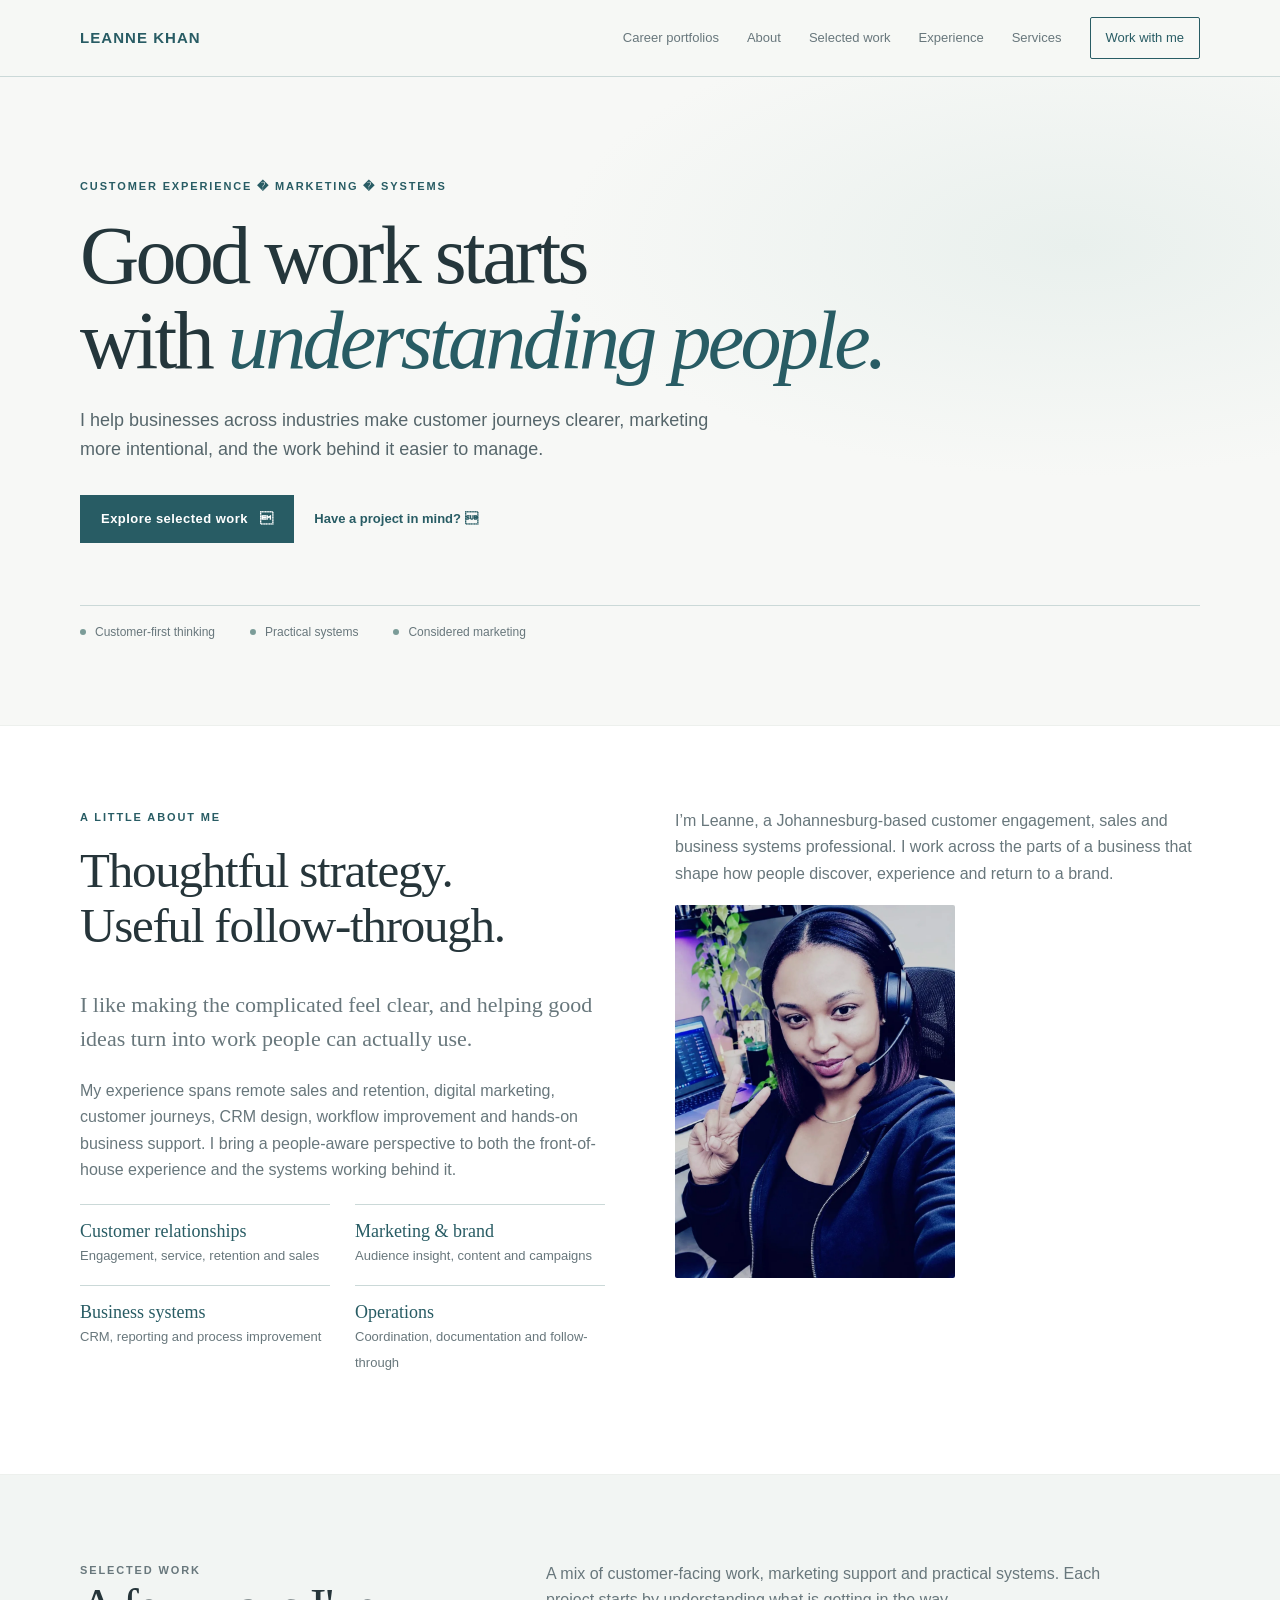
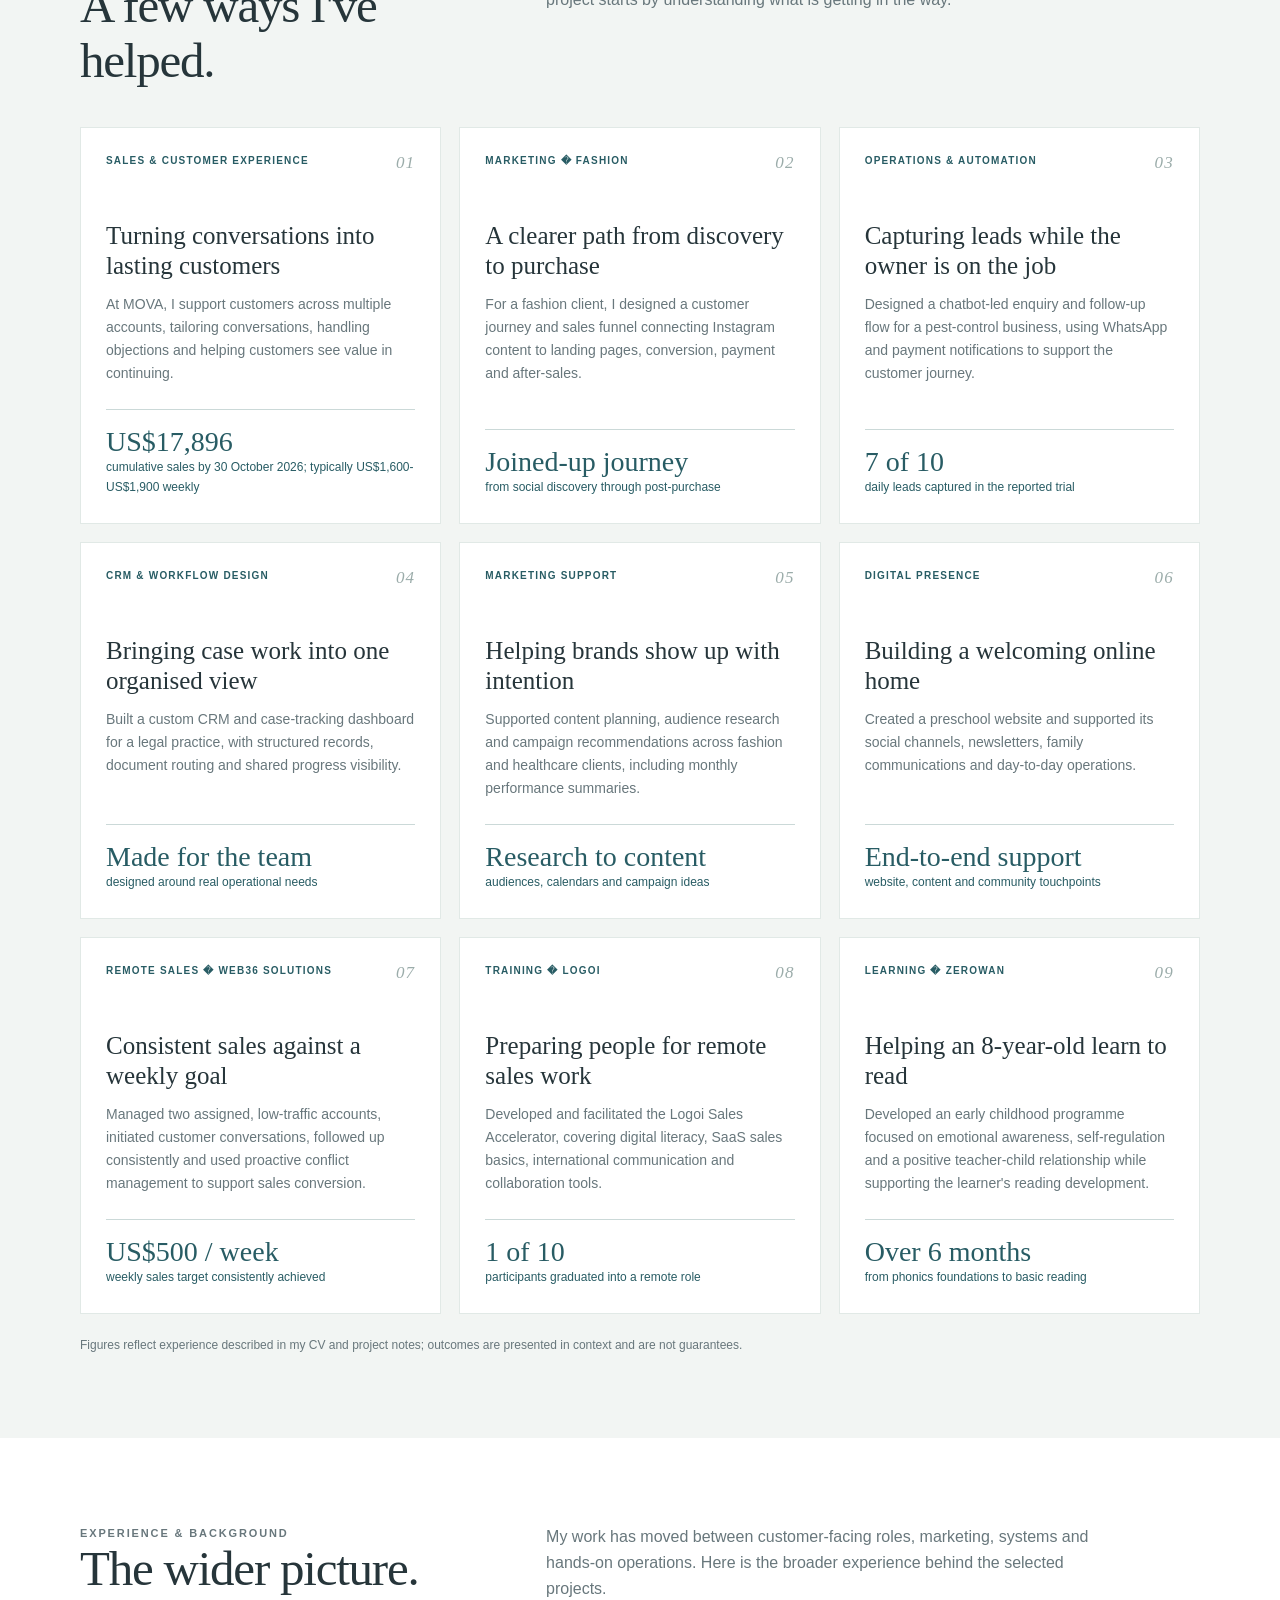
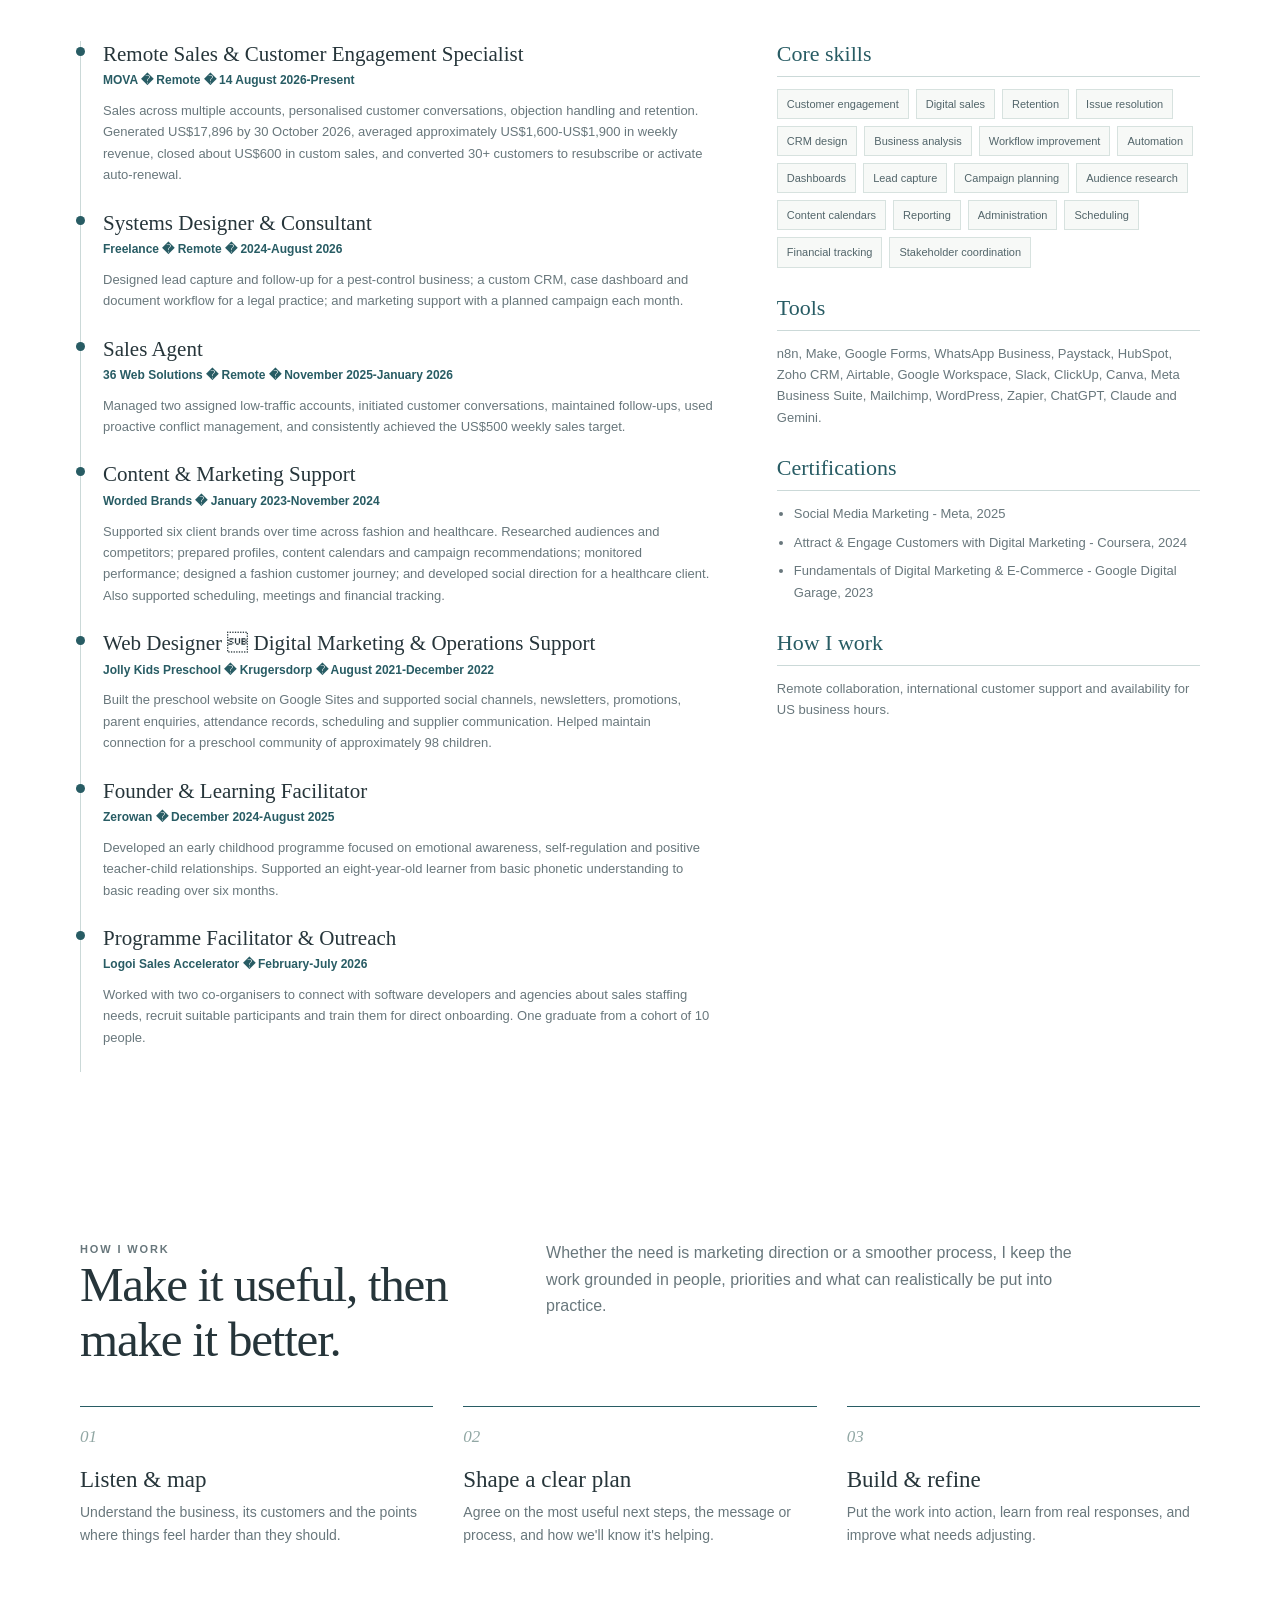
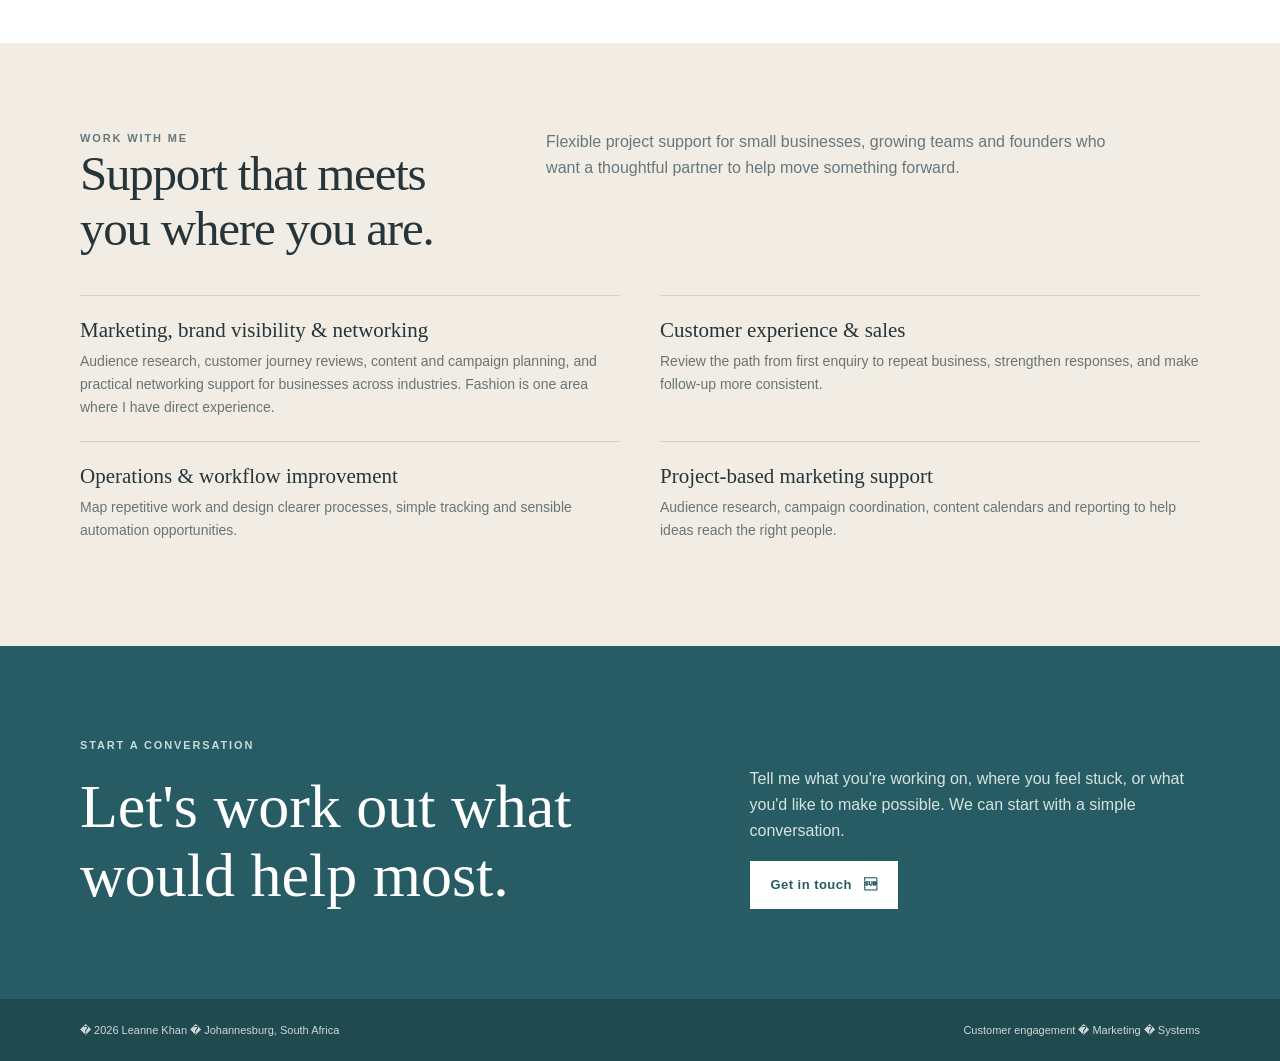
<file: index.html>
<!doctype html>
<html lang="en">
<head>
  <meta charset="utf-8">
  <meta name="viewport" content="width=device-width, initial-scale=1">
  <meta name="theme-color" content="#f7f8f6">
  <meta name="description" content="Leanne Khan helps thoughtful businesses strengthen customer relationships, marketing and the systems behind their growth.">
  <title>Leanne Khan - Marketing, Customer Experience & Systems</title>
  <style>
    :root {
      --paper: #f7f8f6;
      --white: #fff;
      --ink: #26353a;
      --muted: #68777c;
      --teal: #285c64;
      --teal-dark: #204950;
      --line: #cbd9d8;
      --wash: #eaf1f0;
      --sand: #f1ece4;
      --serif: Georgia, "Times New Roman", serif;
      --sans: "Segoe UI", Arial, sans-serif;
      --width: 1120px;
    }
    * { box-sizing: border-box; }
    html { scroll-behavior: smooth; }
    body { margin: 0; background: var(--paper); color: var(--ink); font: 16px/1.65 var(--sans); }
    a { color: inherit; }
    .wrap { width: min(var(--width), calc(100% - 48px)); margin-inline: auto; }
    .topbar { border-bottom: 1px solid var(--line); background: rgba(247,248,246,.94); }
    .nav { min-height: 76px; display:flex; align-items:center; justify-content:space-between; gap:28px; }
    .brand { color:var(--teal); font-weight:700; letter-spacing:.07em; text-decoration:none; font-size:15px; }
    .navlinks { display:flex; align-items:center; gap:28px; color:var(--muted); font-size:13px; }
    .navlinks a { text-decoration:none; }
    .navlinks a:hover, .textlink:hover { color:var(--teal); }
    .nav-cta { border:1px solid var(--teal); color:var(--teal)!important; padding:9px 15px; border-radius:2px; }
    .hero { padding:100px 0 82px; background: radial-gradient(ellipse at 84% 26%, #e9f0ed 0, transparent 34%), var(--paper); }
    .eyebrow { margin:0 0 18px; color:var(--teal); font-size:11px; font-weight:700; letter-spacing:.17em; text-transform:uppercase; }
    h1,h2,h3,p { margin-top:0; }
    h1 { max-width:850px; margin-bottom:22px; font:400 clamp(48px,7.1vw,82px)/1.04 var(--serif); letter-spacing:-.045em; color:#24363b; }
    h1 em { color:var(--teal); font-weight:400; }
    .hero-copy { max-width:630px; margin-bottom:30px; color:#56666b; font-size:18px; }
    .actions { display:flex; flex-wrap:wrap; align-items:center; gap:20px; }
    .button { display:inline-flex; justify-content:center; align-items:center; gap:12px; min-height:48px; padding:12px 20px; border:1px solid var(--teal); background:var(--teal); color:#fff; text-decoration:none; font-size:13px; font-weight:700; letter-spacing:.035em; transition:background .2s, transform .2s; }
    .button:hover { background:var(--teal-dark); transform:translateY(-1px); }
    .textlink { color:var(--teal); text-decoration:none; font-size:13px; font-weight:700; }
    .hero-note { margin-top:62px; padding-top:17px; border-top:1px solid var(--line); display:flex; gap:35px; color:var(--muted); font-size:12px; }
    .hero-note span::before { content:""; display:inline-block; width:6px; height:6px; margin:0 9px 1px 0; border-radius:50%; background:#7b9c98; }
    section { padding:82px 0; }
    .section-head { display:grid; grid-template-columns: .78fr 1.22fr; gap:48px; align-items:start; margin-bottom:38px; }
    .section-head h2 { margin:0; font:400 clamp(34px,4vw,49px)/1.12 var(--serif); letter-spacing:-.025em; }
    .section-head p { max-width:560px; margin:4px 0 0; color:var(--muted); }
    .about { background:var(--white); border-top:1px solid #edf0ed; border-bottom:1px solid #edf0ed; }
    .about-grid { display:grid; grid-template-columns:1fr 1fr; gap:70px; }
    .about-heading { margin-bottom:34px; }
    .about-heading h2 { margin:0; font:400 clamp(34px,4vw,49px)/1.12 var(--serif); letter-spacing:-.025em; }
    .about-profile > p { margin:0 0 18px; max-width:560px; }
    .about-photo { margin:0; width:min(100%, 280px); }
    .about-photo img { display:block; width:100%; height:auto; border-radius:2px; }
    .about-grid p:not(.eyebrow) { color:var(--muted); }
    .about-grid .lead { color:var(--ink); font:400 22px/1.55 var(--serif); }
    .pillars { display:grid; grid-template-columns:1fr 1fr; gap:0 25px; padding-top:5px; }
    .pillar { padding:16px 0; border-top:1px solid var(--line); }
    .pillar b { display:block; color:var(--teal); font:400 18px var(--serif); }
    .pillar span { color:var(--muted); font-size:13px; }
    .work { background:#f2f5f3; }
    .cards { display:grid; grid-template-columns:repeat(3,1fr); gap:18px; }
    .card { min-height:350px; padding:25px; display:flex; flex-direction:column; background:var(--white); border:1px solid #e1e9e6; }
    .card-top { display:flex; justify-content:space-between; gap:10px; margin-bottom:48px; color:var(--teal); font-size:10px; font-weight:700; letter-spacing:.12em; text-transform:uppercase; }
    .card-no { color:#9bacaa; font:italic 17px var(--serif); }
    .card h3 { margin-bottom:12px; font:400 25px/1.2 var(--serif); }
    .card p { margin-bottom:24px; color:var(--muted); font-size:14px; }
    .metric { margin-top:auto; padding-top:16px; border-top:1px solid var(--line); color:var(--teal); font-size:12px; }
    .metric strong { display:block; font:400 28px var(--serif); }
    .case-note { margin:22px 0 0; color:var(--muted); font-size:12px; }
    .approach { background:var(--white); }
    .steps { display:grid; grid-template-columns:repeat(3,1fr); gap:30px; }
    .step { padding-top:17px; border-top:1px solid var(--teal); }
    .step .n { color:#91a7a4; font:italic 17px var(--serif); }
    .step h3 { margin:16px 0 8px; font:400 23px var(--serif); }
    .step p { color:var(--muted); font-size:14px; }
    .services { background:var(--sand); }
    .service-grid { display:grid; grid-template-columns:repeat(2,1fr); gap:0 40px; }
    .service { padding:22px 0; border-top:1px solid #d8d1c7; }
    .service h3 { margin:0 0 7px; font:400 21px var(--serif); }
    .service p { margin:0; color:#697476; font-size:14px; }
    .experience { background:var(--white); }
    .resume-grid { display:grid; grid-template-columns:1.2fr .8fr; gap:62px; }
    .timeline-item { padding:0 0 24px 22px; border-left:1px solid var(--line); position:relative; }
    .timeline-item::before { content:""; position:absolute; left:-5px; top:6px; width:9px; height:9px; border-radius:50%; background:var(--teal); }
    .timeline-item h3 { margin:0; font:400 21px/1.25 var(--serif); }
    .timeline-meta { margin:4px 0 9px; color:var(--teal); font-size:12px; font-weight:600; }
    .timeline-item p { margin:0; color:var(--muted); font-size:13px; }
    .side-block { margin-bottom:27px; }
    .side-block h3 { margin:0 0 12px; padding-bottom:9px; border-bottom:1px solid var(--line); color:var(--teal); font:400 22px var(--serif); }
    .taglist { display:flex; flex-wrap:wrap; gap:7px; }
    .tag { padding:5px 9px; border:1px solid #d7e2df; background:#f7f9f7; color:#52656a; font-size:11px; }
    .side-list { margin:0; padding-left:17px; color:var(--muted); font-size:13px; }
    .side-list li { margin:0 0 7px; }
    .contact { padding:90px 0; background:var(--teal); color:#fff; }
    .contact .eyebrow { color:#c5dcda; }
    .contact-grid { display:grid; grid-template-columns:1.15fr .85fr; gap:60px; align-items:end; }
    .contact h2 { max-width:650px; margin:0; font:400 clamp(38px,5.2vw,62px)/1.1 var(--serif); }
    .contact p { color:#d6e4e1; }
    .contact .button { background:#fff; color:var(--teal); border-color:#fff; }
    .contact .button:hover { background:#e9f1ef; }
    .contact a:not(.button) { color:#fff; }
    footer { padding:22px 0; background:#204950; color:#cbd8d6; font-size:11px; }
    .footer-inner { display:flex; justify-content:space-between; gap:20px; }
    @media (max-width:760px) {
      .wrap { width:min(100% - 34px,var(--width)); }
      .nav { min-height:66px; }
      .navlinks { gap:13px; font-size:12px; }
      .navlinks a:not(.nav-cta):not(.career-nav) { display:none; }
      .hero { padding:75px 0 56px; }
      .hero-note { margin-top:46px; flex-wrap:wrap; gap:10px 20px; }
      section { padding:62px 0; }
      .section-head,.about-grid,.contact-grid { grid-template-columns:1fr; gap:20px; }
      .pillars { gap:0 16px; }
      .cards { grid-template-columns:1fr; }
      .card { min-height:285px; }
      .card-top { margin-bottom:30px; }
      .steps { grid-template-columns:1fr; gap:22px; }
      .service-grid { grid-template-columns:1fr; }
      .resume-grid { grid-template-columns:1fr; gap:20px; }
      .contact-grid { gap:28px; }
      .footer-inner { flex-direction:column; gap:5px; }
    }
  </style>
</head>
<body>
  <header class="topbar">
    <nav class="nav wrap" aria-label="Main navigation">
      <a class="brand" href="#home">LEANNE KHAN</a>
      <div class="navlinks">
        <a class="career-nav" href="career/index.html">Career portfolios</a>
        <a href="#about">About</a><a href="#work">Selected work</a><a href="#experience">Experience</a><a href="#services">Services</a>
        <a class="nav-cta" href="#contact">Work with me</a>
      </div>
    </nav>
  </header>
  <main>
    <section class="hero" id="home">
      <div class="wrap">
        <p class="eyebrow">Customer experience � Marketing � Systems</p>
        <h1>Good work starts<br>with <em>understanding people.</em></h1>
        <p class="hero-copy">I help businesses across industries make customer journeys clearer, marketing more intentional, and the work behind it easier to manage.</p>
        <div class="actions"><a class="button" href="#work">Explore selected work <span aria-hidden="true"></span></a><a class="textlink" href="#contact">Have a project in mind? </a></div>
        <div class="hero-note"><span>Customer-first thinking</span><span>Practical systems</span><span>Considered marketing</span></div>
      </div>
    </section>
    <section class="about" id="about">
      <div class="wrap about-grid">
        <div>
          <div class="about-heading"><div><p class="eyebrow">A little about me</p><h2>Thoughtful strategy.<br>Useful follow-through.</h2></div></div>
          <div><p class="lead">I like making the complicated feel clear, and helping good ideas turn into work people can actually use.</p><p>My experience spans remote sales and retention, digital marketing, customer journeys, CRM design, workflow improvement and hands-on business support. I bring a people-aware perspective to both the front-of-house experience and the systems working behind it.</p></div>
          <div class="pillars">
              <div class="pillar"><b>Customer relationships</b><span>Engagement, service, retention and sales</span></div>
              <div class="pillar"><b>Marketing & brand</b><span>Audience insight, content and campaigns</span></div>
              <div class="pillar"><b>Business systems</b><span>CRM, reporting and process improvement</span></div>
              <div class="pillar"><b>Operations</b><span>Coordination, documentation and follow-through</span></div>
            </div>
        </div>
        <div class="about-profile">
          <p>I’m Leanne, a Johannesburg-based customer engagement, sales and business systems professional. I work across the parts of a business that shape how people discover, experience and return to a brand.</p>
          <figure class="about-photo">
              <img src="assets/leanne-about.webp" width="840" height="1120" alt="Leanne at her home workspace, wearing a headset and giving a peace sign" loading="lazy" decoding="async">
            </figure>
        </div>
      </div>
    </section>
    <section class="work" id="work">
      <div class="wrap">
        <div class="section-head"><div><p class="eyebrow">Selected work</p><h2>A few ways I've helped.</h2></div><p>A mix of customer-facing work, marketing support and practical systems. Each project starts by understanding what is getting in the way.</p></div>
        <div class="cards">
          <article class="card"><div class="card-top"><span>Sales & customer experience</span><span class="card-no">01</span></div><h3>Turning conversations into lasting customers</h3><p>At MOVA, I support customers across multiple accounts, tailoring conversations, handling objections and helping customers see value in continuing.</p><div class="metric"><strong>US$17,896</strong>cumulative sales by 30 October 2026; typically US$1,600-US$1,900 weekly</div></article>
          <article class="card"><div class="card-top"><span>Marketing � Fashion</span><span class="card-no">02</span></div><h3>A clearer path from discovery to purchase</h3><p>For a fashion client, I designed a customer journey and sales funnel connecting Instagram content to landing pages, conversion, payment and after-sales.</p><div class="metric"><strong>Joined-up journey</strong>from social discovery through post-purchase</div></article>
          <article class="card"><div class="card-top"><span>Operations & automation</span><span class="card-no">03</span></div><h3>Capturing leads while the owner is on the job</h3><p>Designed a chatbot-led enquiry and follow-up flow for a pest-control business, using WhatsApp and payment notifications to support the customer journey.</p><div class="metric"><strong>7 of 10</strong>daily leads captured in the reported trial</div></article>
          <article class="card"><div class="card-top"><span>CRM & workflow design</span><span class="card-no">04</span></div><h3>Bringing case work into one organised view</h3><p>Built a custom CRM and case-tracking dashboard for a legal practice, with structured records, document routing and shared progress visibility.</p><div class="metric"><strong>Made for the team</strong>designed around real operational needs</div></article>
          <article class="card"><div class="card-top"><span>Marketing support</span><span class="card-no">05</span></div><h3>Helping brands show up with intention</h3><p>Supported content planning, audience research and campaign recommendations across fashion and healthcare clients, including monthly performance summaries.</p><div class="metric"><strong>Research to content</strong>audiences, calendars and campaign ideas</div></article>
          <article class="card"><div class="card-top"><span>Digital presence</span><span class="card-no">06</span></div><h3>Building a welcoming online home</h3><p>Created a preschool website and supported its social channels, newsletters, family communications and day-to-day operations.</p><div class="metric"><strong>End-to-end support</strong>website, content and community touchpoints</div></article>
          <article class="card"><div class="card-top"><span>Remote sales � Web36 Solutions</span><span class="card-no">07</span></div><h3>Consistent sales against a weekly goal</h3><p>Managed two assigned, low-traffic accounts, initiated customer conversations, followed up consistently and used proactive conflict management to support sales conversion.</p><div class="metric"><strong>US$500 / week</strong>weekly sales target consistently achieved</div></article>
          <article class="card"><div class="card-top"><span>Training � Logoi</span><span class="card-no">08</span></div><h3>Preparing people for remote sales work</h3><p>Developed and facilitated the Logoi Sales Accelerator, covering digital literacy, SaaS sales basics, international communication and collaboration tools.</p><div class="metric"><strong>1 of 10</strong>participants graduated into a remote role</div></article>
          <article class="card"><div class="card-top"><span>Learning � Zerowan</span><span class="card-no">09</span></div><h3>Helping an 8-year-old learn to read</h3><p>Developed an early childhood programme focused on emotional awareness, self-regulation and a positive teacher-child relationship while supporting the learner's reading development.</p><div class="metric"><strong>Over 6 months</strong>from phonics foundations to basic reading</div></article>
        </div>
        <p class="case-note">Figures reflect experience described in my CV and project notes; outcomes are presented in context and are not guarantees.</p>
      </div>
    </section>
    <section class="experience" id="experience">
      <div class="wrap">
        <div class="section-head"><div><p class="eyebrow">Experience & background</p><h2>The wider picture.</h2></div><p>My work has moved between customer-facing roles, marketing, systems and hands-on operations. Here is the broader experience behind the selected projects.</p></div>
        <div class="resume-grid">
          <div>
            <article class="timeline-item"><h3>Remote Sales & Customer Engagement Specialist</h3><div class="timeline-meta">MOVA � Remote � 14 August 2026-Present</div><p>Sales across multiple accounts, personalised customer conversations, objection handling and retention. Generated US$17,896 by 30 October 2026, averaged approximately US$1,600-US$1,900 in weekly revenue, closed about US$600 in custom sales, and converted 30+ customers to resubscribe or activate auto-renewal.</p></article>
            <article class="timeline-item"><h3>Systems Designer & Consultant</h3><div class="timeline-meta">Freelance � Remote � 2024-August 2026</div><p>Designed lead capture and follow-up for a pest-control business; a custom CRM, case dashboard and document workflow for a legal practice; and marketing support with a planned campaign each month.</p></article>
            <article class="timeline-item"><h3>Sales Agent</h3><div class="timeline-meta">36 Web Solutions � Remote � November 2025-January 2026</div><p>Managed two assigned low-traffic accounts, initiated customer conversations, maintained follow-ups, used proactive conflict management, and consistently achieved the US$500 weekly sales target.</p></article>
            <article class="timeline-item"><h3>Content & Marketing Support</h3><div class="timeline-meta">Worded Brands � January 2023-November 2024</div><p>Supported six client brands over time across fashion and healthcare. Researched audiences and competitors; prepared profiles, content calendars and campaign recommendations; monitored performance; designed a fashion customer journey; and developed social direction for a healthcare client. Also supported scheduling, meetings and financial tracking.</p></article>
            <article class="timeline-item"><h3>Web Designer  Digital Marketing & Operations Support</h3><div class="timeline-meta">Jolly Kids Preschool � Krugersdorp � August 2021-December 2022</div><p>Built the preschool website on Google Sites and supported social channels, newsletters, promotions, parent enquiries, attendance records, scheduling and supplier communication. Helped maintain connection for a preschool community of approximately 98 children.</p></article>
            <article class="timeline-item"><h3>Founder & Learning Facilitator</h3><div class="timeline-meta">Zerowan � December 2024-August 2025</div><p>Developed an early childhood programme focused on emotional awareness, self-regulation and positive teacher-child relationships. Supported an eight-year-old learner from basic phonetic understanding to basic reading over six months.</p></article>
            <article class="timeline-item"><h3>Programme Facilitator & Outreach</h3><div class="timeline-meta">Logoi Sales Accelerator � February-July 2026</div><p>Worked with two co-organisers to connect with software developers and agencies about sales staffing needs, recruit suitable participants and train them for direct onboarding. One graduate from a cohort of 10 people.</p></article>
          </div>
          <aside>
            <div class="side-block"><h3>Core skills</h3><div class="taglist"><span class="tag">Customer engagement</span><span class="tag">Digital sales</span><span class="tag">Retention</span><span class="tag">Issue resolution</span><span class="tag">CRM design</span><span class="tag">Business analysis</span><span class="tag">Workflow improvement</span><span class="tag">Automation</span><span class="tag">Dashboards</span><span class="tag">Lead capture</span><span class="tag">Campaign planning</span><span class="tag">Audience research</span><span class="tag">Content calendars</span><span class="tag">Reporting</span><span class="tag">Administration</span><span class="tag">Scheduling</span><span class="tag">Financial tracking</span><span class="tag">Stakeholder coordination</span></div></div>
            <div class="side-block"><h3>Tools</h3><p style="color:var(--muted);font-size:13px;margin:0">n8n, Make, Google Forms, WhatsApp Business, Paystack, HubSpot, Zoho CRM, Airtable, Google Workspace, Slack, ClickUp, Canva, Meta Business Suite, Mailchimp, WordPress, Zapier, ChatGPT, Claude and Gemini.</p></div>
            <div class="side-block"><h3>Certifications</h3><ul class="side-list"><li>Social Media Marketing - Meta, 2025</li><li>Attract & Engage Customers with Digital Marketing - Coursera, 2024</li><li>Fundamentals of Digital Marketing & E-Commerce - Google Digital Garage, 2023</li></ul></div>
            <div class="side-block"><h3>How I work</h3><p style="color:var(--muted);font-size:13px;margin:0">Remote collaboration, international customer support and availability for US business hours.</p></div>
          </aside>
        </div>
      </div>
    </section>
    <section class="approach">
      <div class="wrap">
        <div class="section-head"><div><p class="eyebrow">How I work</p><h2>Make it useful, then make it better.</h2></div><p>Whether the need is marketing direction or a smoother process, I keep the work grounded in people, priorities and what can realistically be put into practice.</p></div>
        <div class="steps">
          <article class="step"><span class="n">01</span><h3>Listen & map</h3><p>Understand the business, its customers and the points where things feel harder than they should.</p></article>
          <article class="step"><span class="n">02</span><h3>Shape a clear plan</h3><p>Agree on the most useful next steps, the message or process, and how we'll know it's helping.</p></article>
          <article class="step"><span class="n">03</span><h3>Build & refine</h3><p>Put the work into action, learn from real responses, and improve what needs adjusting.</p></article>
        </div>
      </div>
    </section>
    <section class="services" id="services">
      <div class="wrap">
        <div class="section-head"><div><p class="eyebrow">Work with me</p><h2>Support that meets you where you are.</h2></div><p>Flexible project support for small businesses, growing teams and founders who want a thoughtful partner to help move something forward.</p></div>
        <div class="service-grid">
          <article class="service"><h3>Marketing, brand visibility & networking</h3><p>Audience research, customer journey reviews, content and campaign planning, and practical networking support for businesses across industries. Fashion is one area where I have direct experience.</p></article>
          <article class="service"><h3>Customer experience & sales</h3><p>Review the path from first enquiry to repeat business, strengthen responses, and make follow-up more consistent.</p></article>
          <article class="service"><h3>Operations & workflow improvement</h3><p>Map repetitive work and design clearer processes, simple tracking and sensible automation opportunities.</p></article>
          <article class="service"><h3>Project-based marketing support</h3><p>Audience research, campaign coordination, content calendars and reporting to help ideas reach the right people.</p></article>
        </div>
      </div>
    </section>
    <section class="contact" id="contact">
      <div class="wrap contact-grid">
        <div><p class="eyebrow">Start a conversation</p><h2>Let's work out what would help most.</h2></div>
        <div><p>Tell me what you're working on, where you feel stuck, or what you'd like to make possible. We can start with a simple conversation.</p><a class="button" href="mailto:leannejkhan@gmail.com?subject=Let%E2%80%99s%20work%20together">Get in touch <span aria-hidden="true"></span></a></div>
      </div>
    </section>
  </main>
  <footer><div class="wrap footer-inner"><span>� 2026 Leanne Khan � Johannesburg, South Africa</span><span>Customer engagement � Marketing � Systems</span></div></footer>
</body>
</html>
</file>
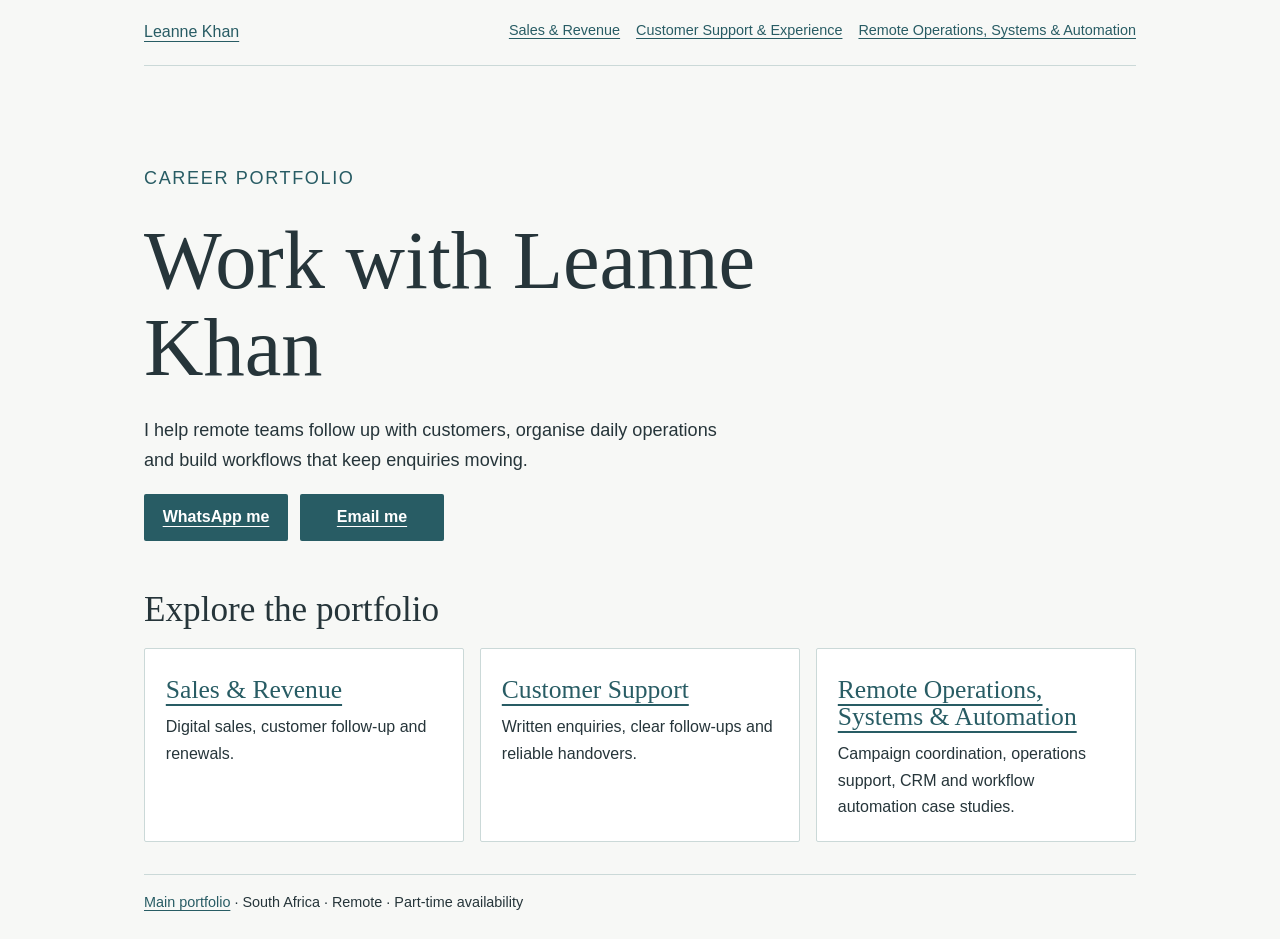
<file: career/index.html>
<!doctype html>
<html lang="en-ZA"><head><meta charset="utf-8"><meta name="viewport" content="width=device-width, initial-scale=1"><title>Career portfolio | Leanne Khan</title><link rel="stylesheet" href="career.css"></head>
<body><header><a href="index.html">Leanne Khan</a><nav aria-label="Career portfolios"><a href="sales-revenue.html">Sales &amp; Revenue</a>
<a href="customer-support.html">Customer Support &amp; Experience</a>
<a href="remote-operations.html">Remote Operations, Systems &amp; Automation</a></nav></header>
<main><section class="hero"><p class="eyebrow">Career portfolio</p><h1>Work with Leanne Khan</h1><p>I help remote teams follow up with customers, organise daily operations and build workflows that keep enquiries moving.</p><div class="contact"><a class="button" href="https://wa.me/27837604905">WhatsApp me</a><a class="button" href="mailto:leannejkhan@gmail.com?subject=Discuss%20a%20remote%20role">Email me</a></div></section>
<section aria-labelledby="proof"><h2 id="proof">Explore the portfolio</h2><div class="cards">
<article><h3><a href="sales-revenue.html">Sales &amp; Revenue</a></h3><p>Digital sales, customer follow-up and renewals.</p></article>
<article><h3><a href="customer-support.html">Customer Support</a></h3><p>Written enquiries, clear follow-ups and reliable handovers.</p></article>
<article><h3><a href="remote-operations.html">Remote Operations, Systems &amp; Automation</a></h3><p>Campaign coordination, operations support, CRM and workflow automation case studies.</p></article>
</div></section></main><footer><a href="../index.html">Main portfolio</a> · South Africa · Remote · Part-time availability</footer></body></html>
</file>
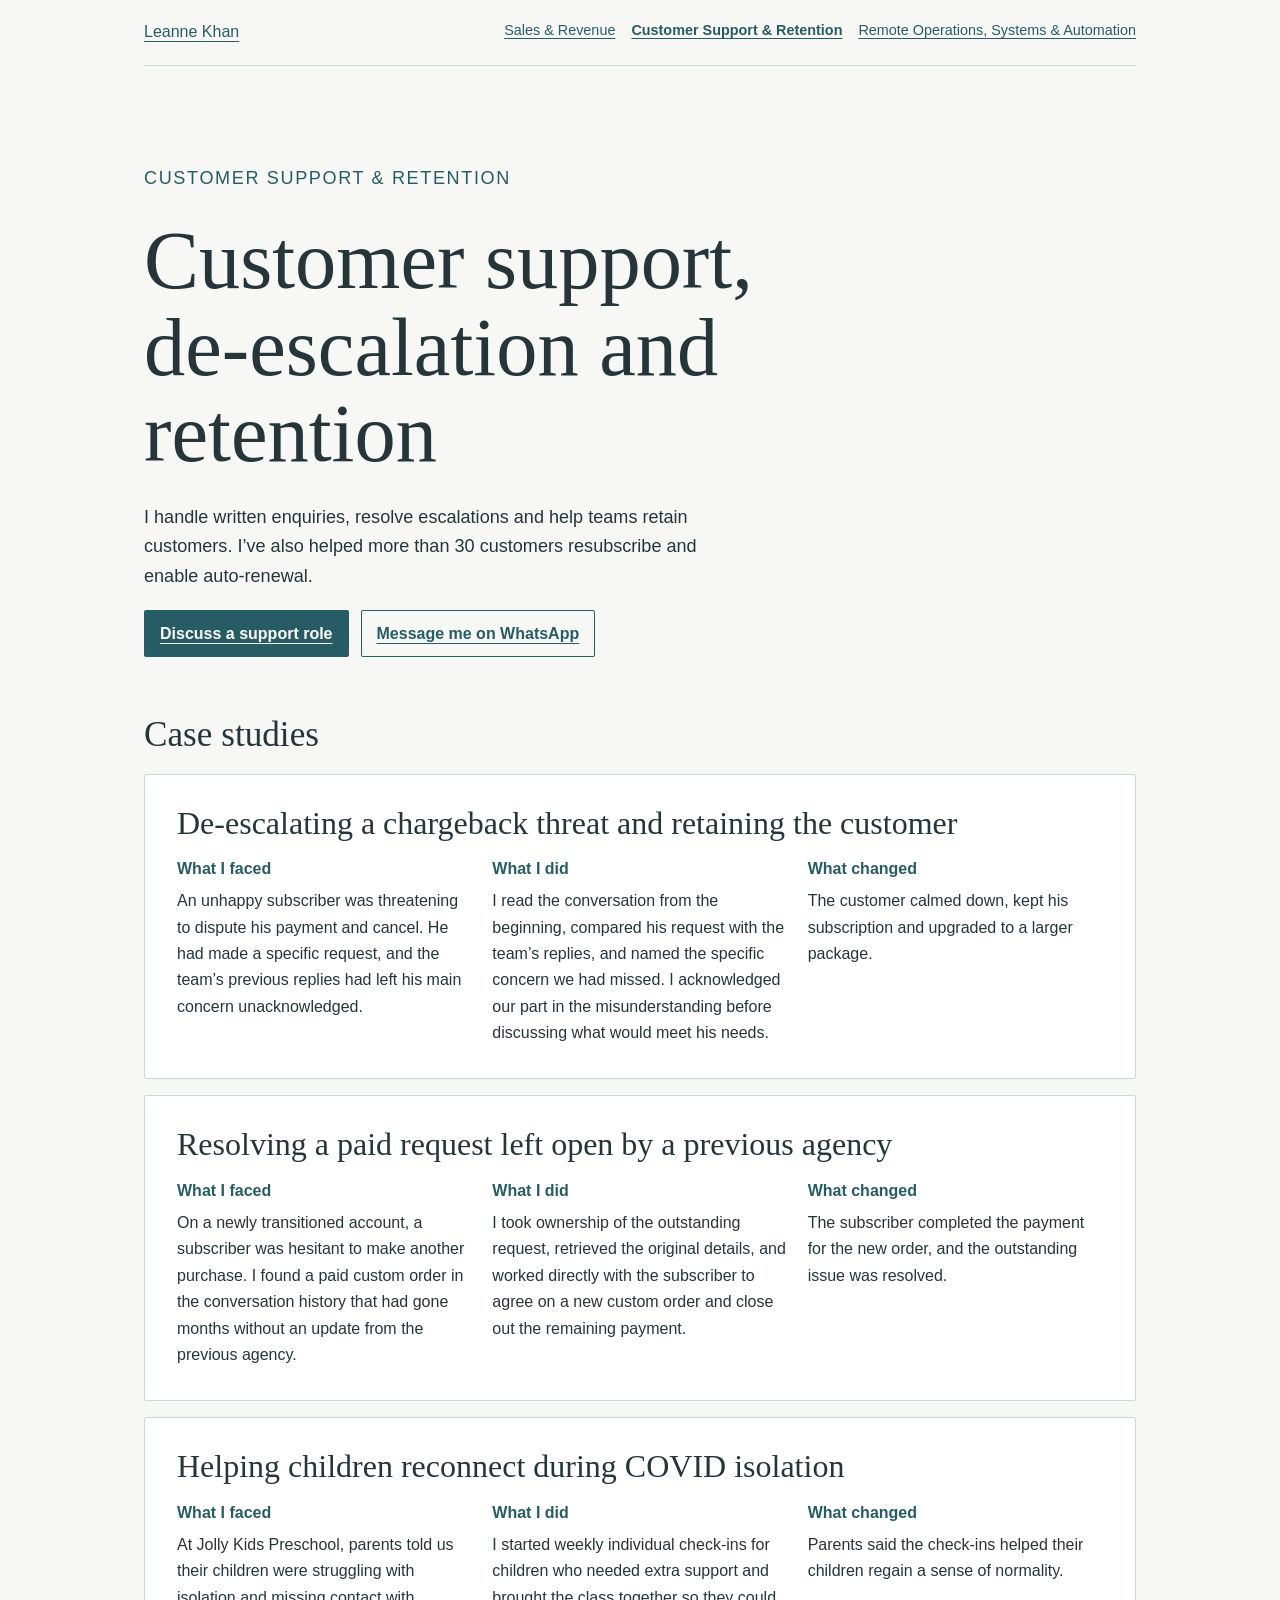
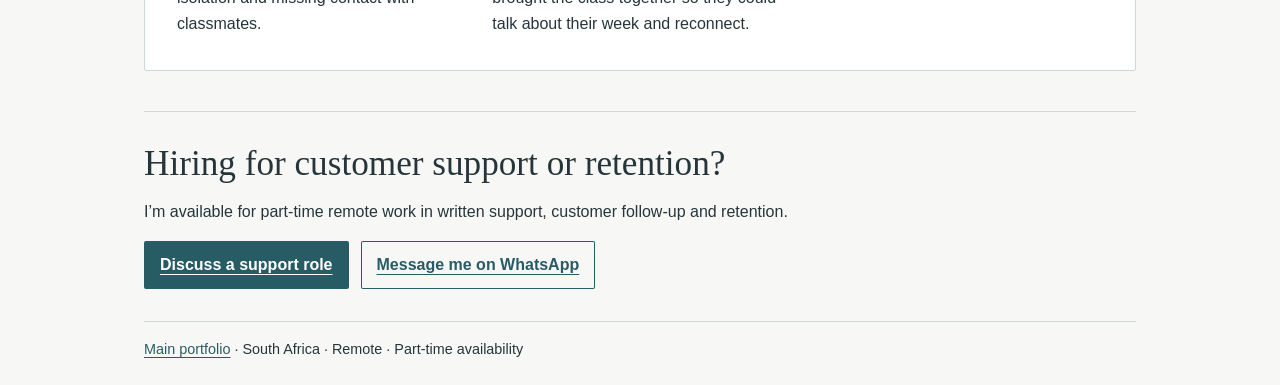
<file: career/customer-support.html>
<!doctype html>
<html lang="en-ZA"><head><meta charset="utf-8"><meta name="viewport" content="width=device-width, initial-scale=1"><title>Customer Support &amp; Retention | Leanne Khan</title><link rel="stylesheet" href="career.css?v=a64cde0"></head>
<body><header><a href="index.html">Leanne Khan</a><nav aria-label="Career portfolios"><a href="sales-revenue.html">Sales &amp; Revenue</a>
<a href="customer-support.html" aria-current="page">Customer Support &amp; Retention</a>
<a href="remote-operations.html">Remote Operations, Systems &amp; Automation</a></nav></header>
<main><section class="hero"><p class="eyebrow">Customer Support &amp; Retention</p><h1>Customer support, de-escalation and retention</h1><p>I handle written enquiries, resolve escalations and help teams retain customers. I’ve also helped more than 30 customers resubscribe and enable auto-renewal.</p><div class="contact"><a class="button" href="mailto:leannejkhan@gmail.com?subject=Discuss%20a%20customer%20support%20role">Discuss a support role</a><a class="button button-secondary" href="https://wa.me/27837604905">Message me on WhatsApp</a></div></section>
<section class="case-studies" aria-labelledby="proof">
  <h2 id="proof">Case studies</h2>
  <div class="case-list">
    <article class="case-card" id="chargeback">
      <h3>De-escalating a chargeback threat and retaining the customer</h3>
      <dl>
        <div><dt>What I faced</dt><dd>An unhappy subscriber was threatening to dispute his payment and cancel. He had made a specific request, and the team’s previous replies had left his main concern unacknowledged.</dd></div>
        <div><dt>What I did</dt><dd>I read the conversation from the beginning, compared his request with the team’s replies, and named the specific concern we had missed. I acknowledged our part in the misunderstanding before discussing what would meet his needs.</dd></div>
        <div><dt>What changed</dt><dd>The customer calmed down, kept his subscription and upgraded to a larger package.</dd></div>
      </dl>
    </article>
    <article class="case-card" id="inherited-order">
      <h3>Resolving a paid request left open by a previous agency</h3>
      <dl>
        <div><dt>What I faced</dt><dd>On a newly transitioned account, a subscriber was hesitant to make another purchase. I found a paid custom order in the conversation history that had gone months without an update from the previous agency.</dd></div>
        <div><dt>What I did</dt><dd>I took ownership of the outstanding request, retrieved the original details, and worked directly with the subscriber to agree on a new custom order and close out the remaining payment.</dd></div>
        <div><dt>What changed</dt><dd>The subscriber completed the payment for the new order, and the outstanding issue was resolved.</dd></div>
      </dl>
    </article>
    <article class="case-card" id="parent-checkins">
      <h3>Helping children reconnect during COVID isolation</h3>
      <dl>
        <div><dt>What I faced</dt><dd>At Jolly Kids Preschool, parents told us their children were struggling with isolation and missing contact with classmates.</dd></div>
        <div><dt>What I did</dt><dd>I started weekly individual check-ins for children who needed extra support and brought the class together so they could talk about their week and reconnect.</dd></div>
        <div><dt>What changed</dt><dd>Parents said the check-ins helped their children regain a sense of normality.</dd></div>
      </dl>
    </article>
  </div>
</section>
<section class="case-contact" aria-labelledby="contact-heading">
  <h2 id="contact-heading">Hiring for customer support or retention?</h2>
  <p>I’m available for part-time remote work in written support, customer follow-up and retention.</p>
  <div class="contact"><a class="button" href="mailto:leannejkhan@gmail.com?subject=Discuss%20a%20customer%20support%20role">Discuss a support role</a><a class="button button-secondary" href="https://wa.me/27837604905">Message me on WhatsApp</a></div>
</section>
</main><footer><a href="../index.html">Main portfolio</a> · South Africa · Remote · Part-time availability</footer></body></html>
</file>
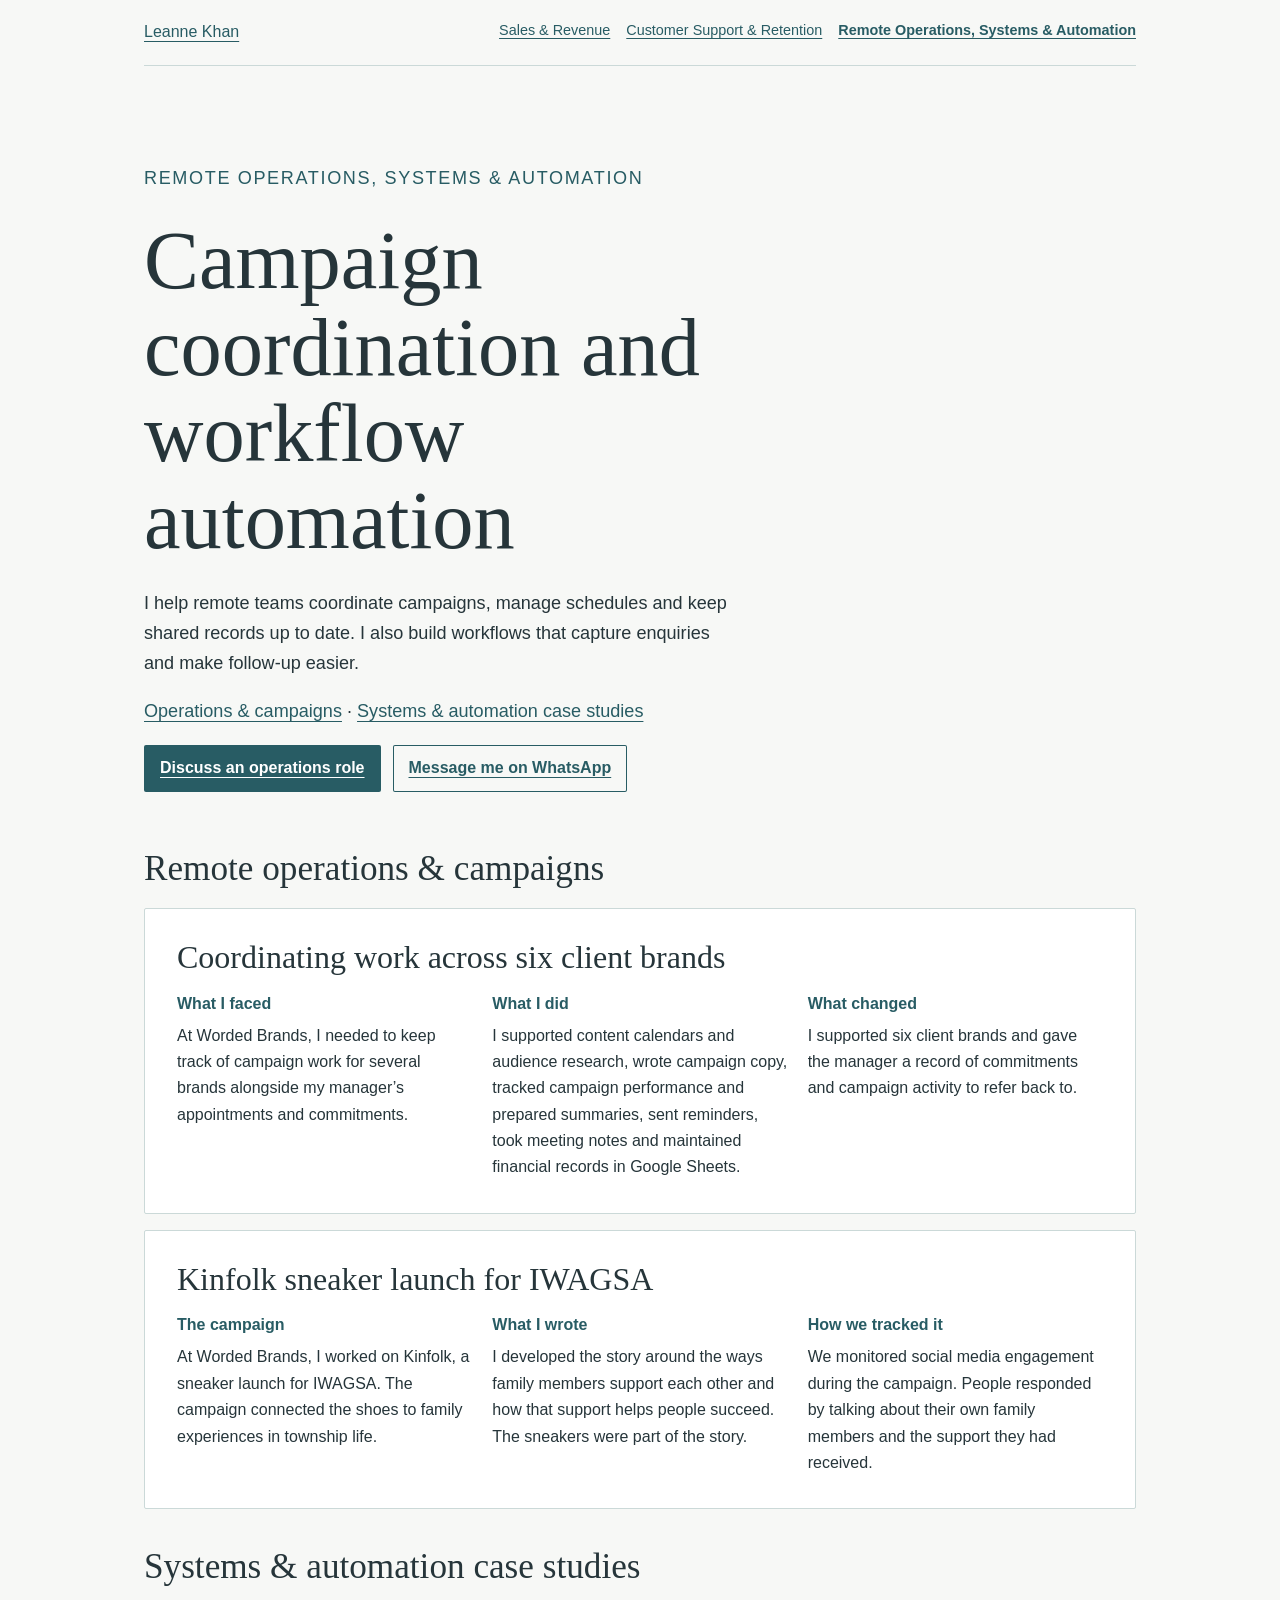
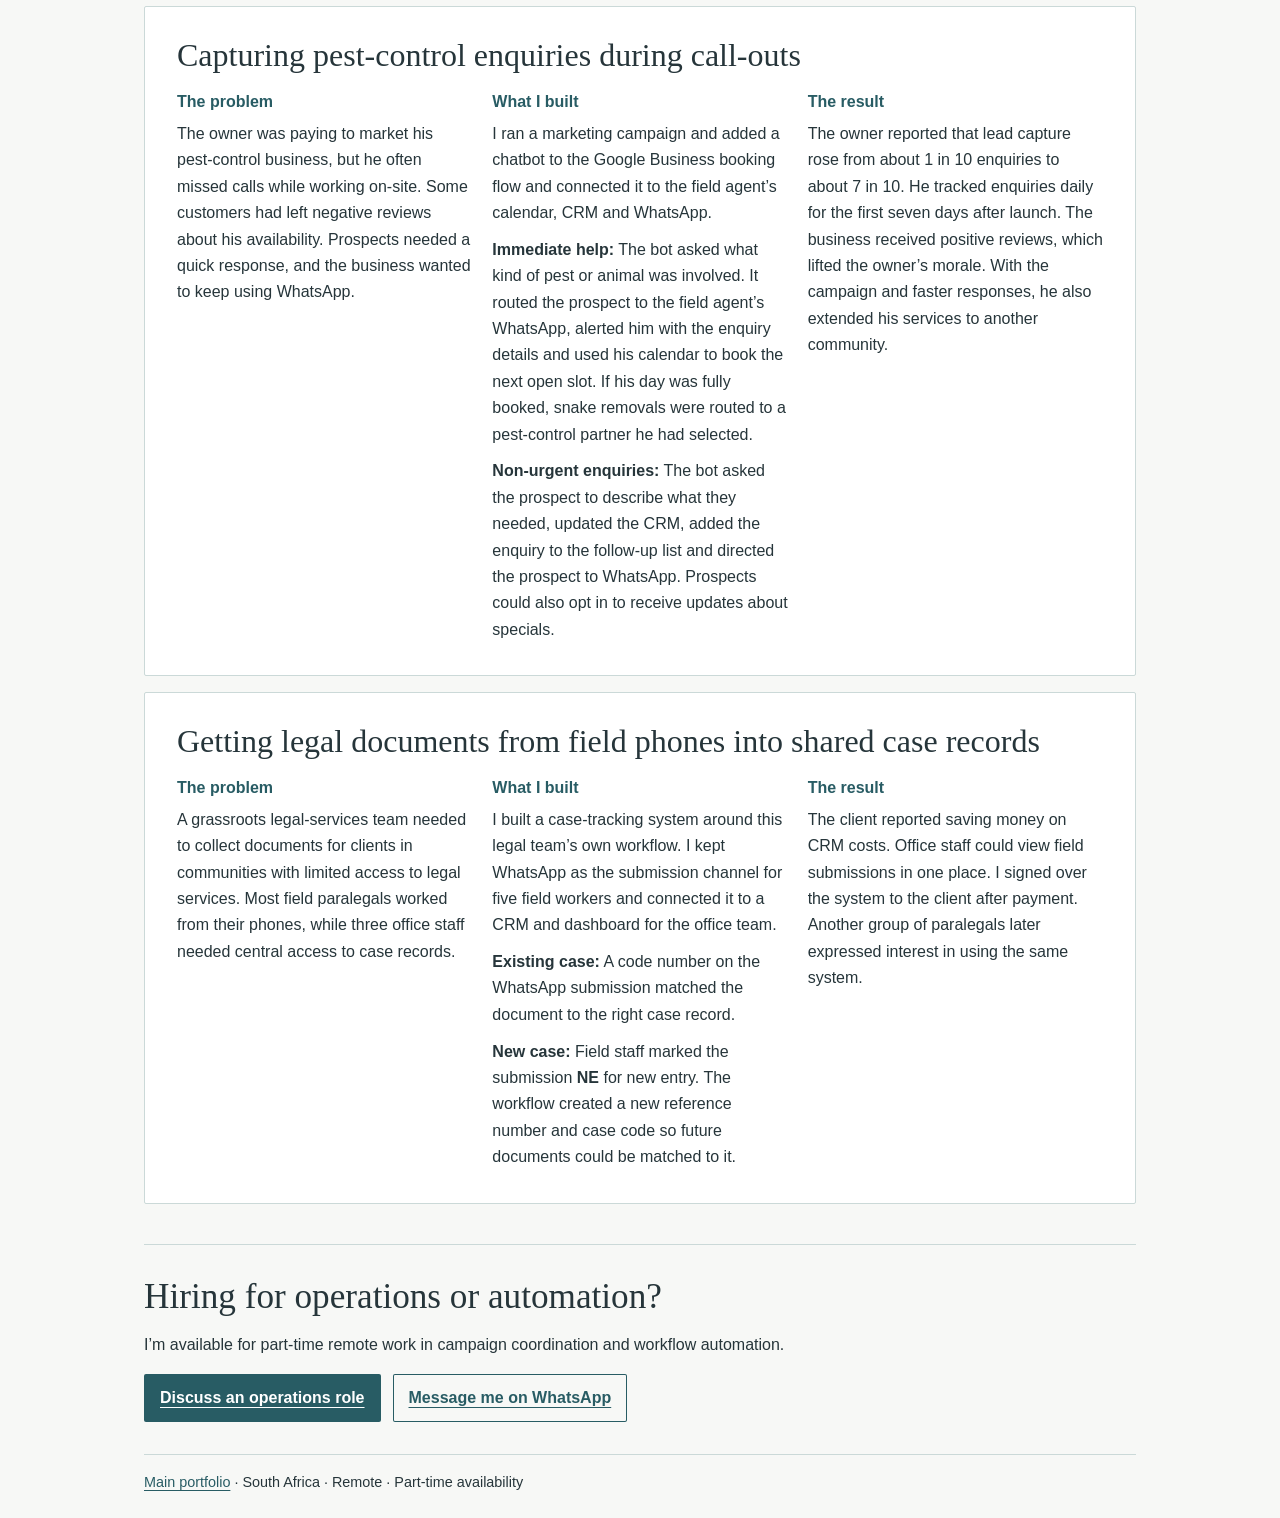
<file: career/remote-operations.html>
<!doctype html>
<html lang="en-ZA"><head><meta charset="utf-8"><meta name="viewport" content="width=device-width, initial-scale=1"><title>Remote Operations, Systems &amp; Automation | Leanne Khan</title><link rel="stylesheet" href="career.css?v=a64cde0"></head>
<body><header><a href="index.html">Leanne Khan</a><nav aria-label="Career portfolios"><a href="sales-revenue.html">Sales &amp; Revenue</a>
<a href="customer-support.html">Customer Support &amp; Retention</a>
<a href="remote-operations.html" aria-current="page">Remote Operations, Systems &amp; Automation</a></nav></header>
<main><section class="hero"><p class="eyebrow">Remote Operations, Systems &amp; Automation</p><h1>Campaign coordination and workflow automation</h1><p>I help remote teams coordinate campaigns, manage schedules and keep shared records up to date. I also build workflows that capture enquiries and make follow-up easier.</p><p><a href="#proof">Operations &amp; campaigns</a> · <a href="#automation">Systems &amp; automation case studies</a></p><div class="contact"><a class="button" href="mailto:leannejkhan@gmail.com?subject=Discuss%20an%20operations%20role">Discuss an operations role</a><a class="button button-secondary" href="https://wa.me/27837604905">Message me on WhatsApp</a></div></section>
<section class="case-studies" aria-labelledby="proof">
  <h2 id="proof">Remote operations &amp; campaigns</h2>
  <div class="case-list">
    <article class="case-card">
      <h3>Coordinating work across six client brands</h3>
      <dl>
        <div><dt>What I faced</dt><dd>At Worded Brands, I needed to keep track of campaign work for several brands alongside my manager’s appointments and commitments.</dd></div>
        <div><dt>What I did</dt><dd>I supported content calendars and audience research, wrote campaign copy, tracked campaign performance and prepared summaries, sent reminders, took meeting notes and maintained financial records in Google Sheets.</dd></div>
        <div><dt>What changed</dt><dd>I supported six client brands and gave the manager a record of commitments and campaign activity to refer back to.</dd></div>
      </dl>
    </article>
    <article class="case-card" id="skin-folk">
      <h3>Kinfolk sneaker launch for IWAGSA</h3>
      <dl>
        <div><dt>The campaign</dt><dd>At Worded Brands, I worked on Kinfolk, a sneaker launch for IWAGSA. The campaign connected the shoes to family experiences in township life.</dd></div>
        <div><dt>What I wrote</dt><dd>I developed the story around the ways family members support each other and how that support helps people succeed. The sneakers were part of the story.</dd></div>
        <div><dt>How we tracked it</dt><dd>We monitored social media engagement during the campaign. People responded by talking about their own family members and the support they had received.</dd></div>
      </dl>
    </article>
  </div>
</section>
<section class="case-studies" aria-labelledby="automation">
  <h2 id="automation">Systems &amp; automation case studies</h2>
  <div class="case-list">
    <article class="case-card" id="field-services">
      <h3>Capturing pest-control enquiries during call-outs</h3>
      <dl>
        <div><dt>The problem</dt><dd>The owner was paying to market his pest-control business, but he often missed calls while working on-site. Some customers had left negative reviews about his availability. Prospects needed a quick response, and the business wanted to keep using WhatsApp.</dd></div>
        <div><dt>What I built</dt><dd>I ran a marketing campaign and added a chatbot to the Google Business booking flow and connected it to the field agent’s calendar, CRM and WhatsApp.
          <p><strong>Immediate help:</strong> The bot asked what kind of pest or animal was involved. It routed the prospect to the field agent’s WhatsApp, alerted him with the enquiry details and used his calendar to book the next open slot. If his day was fully booked, snake removals were routed to a pest-control partner he had selected.</p>
          <p><strong>Non-urgent enquiries:</strong> The bot asked the prospect to describe what they needed, updated the CRM, added the enquiry to the follow-up list and directed the prospect to WhatsApp. Prospects could also opt in to receive updates about specials.</p>
        </dd></div>
        <div><dt>The result</dt><dd>The owner reported that lead capture rose from about 1 in 10 enquiries to about 7 in 10. He tracked enquiries daily for the first seven days after launch. The business received positive reviews, which lifted the owner’s morale. With the campaign and faster responses, he also extended his services to another community.</dd></div>
      </dl>
    </article>
    <article class="case-card" id="legal-intake">
      <h3>Getting legal documents from field phones into shared case records</h3>
      <dl>
        <div><dt>The problem</dt><dd>A grassroots legal-services team needed to collect documents for clients in communities with limited access to legal services. Most field paralegals worked from their phones, while three office staff needed central access to case records.</dd></div>
        <div><dt>What I built</dt><dd>I built a case-tracking system around this legal team’s own workflow. I kept WhatsApp as the submission channel for five field workers and connected it to a CRM and dashboard for the office team.
          <p><strong>Existing case:</strong> A code number on the WhatsApp submission matched the document to the right case record.</p>
          <p><strong>New case:</strong> Field staff marked the submission <strong>NE</strong> for new entry. The workflow created a new reference number and case code so future documents could be matched to it.</p>
        </dd></div>
        <div><dt>The result</dt><dd>The client reported saving money on CRM costs. Office staff could view field submissions in one place. I signed over the system to the client after payment. Another group of paralegals later expressed interest in using the same system.</dd></div>
      </dl>
    </article>
  </div>
</section>
<section class="case-contact" aria-labelledby="contact-heading">
  <h2 id="contact-heading">Hiring for operations or automation?</h2>
  <p>I’m available for part-time remote work in campaign coordination and workflow automation.</p>
  <div class="contact"><a class="button" href="mailto:leannejkhan@gmail.com?subject=Discuss%20an%20operations%20role">Discuss an operations role</a><a class="button button-secondary" href="https://wa.me/27837604905">Message me on WhatsApp</a></div>
</section>
</main><footer><a href="../index.html">Main portfolio</a> · South Africa · Remote · Part-time availability</footer></body></html>
</file>
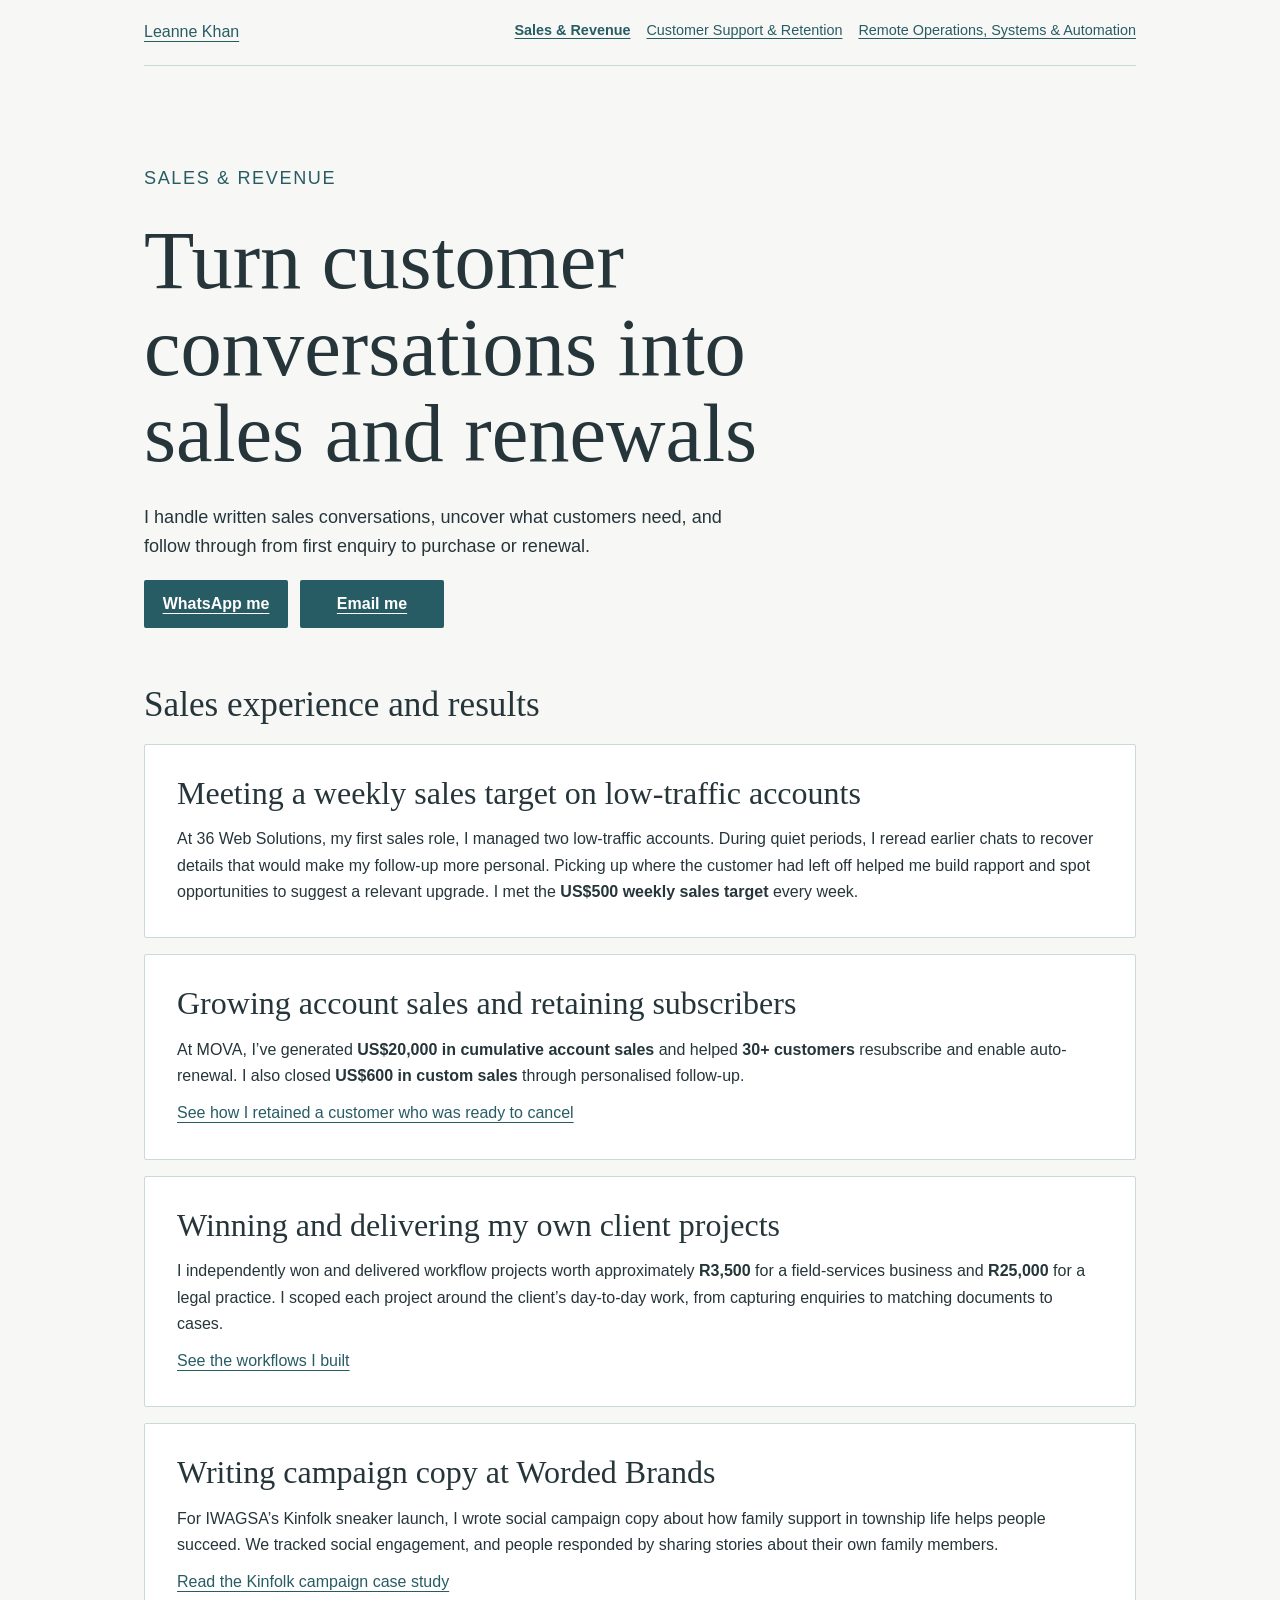
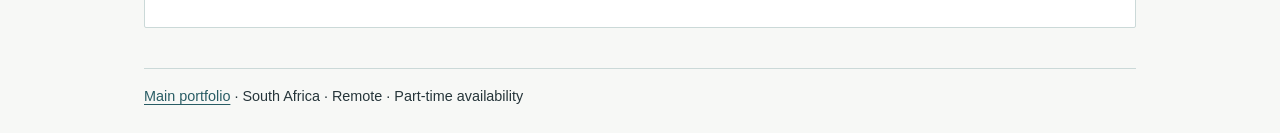
<file: career/sales-revenue.html>
<!doctype html>
<html lang="en-ZA"><head><meta charset="utf-8"><meta name="viewport" content="width=device-width, initial-scale=1"><title>Sales &amp; Revenue | Leanne Khan</title><link rel="stylesheet" href="career.css?v=a64cde0"></head>
<body><header><a href="index.html">Leanne Khan</a><nav aria-label="Career portfolios"><a href="sales-revenue.html" aria-current="page">Sales &amp; Revenue</a>
<a href="customer-support.html">Customer Support &amp; Retention</a>
<a href="remote-operations.html">Remote Operations, Systems &amp; Automation</a></nav></header>
<main><section class="hero"><p class="eyebrow">Sales &amp; Revenue</p><h1>Turn customer conversations into sales and renewals</h1><p>I handle written sales conversations, uncover what customers need, and follow through from first enquiry to purchase or renewal.</p><div class="contact"><a class="button" href="https://wa.me/27837604905">WhatsApp me</a><a class="button" href="mailto:leannejkhan@gmail.com?subject=Discuss%20a%20sales%20or%20revenue%20role">Email me</a></div></section>
<section class="case-studies" aria-labelledby="proof">
  <h2 id="proof">Sales experience and results</h2>
  <div class="case-list">
    <article class="case-card">
      <h3>Meeting a weekly sales target on low-traffic accounts</h3>
      <p>At 36 Web Solutions, my first sales role, I managed two low-traffic accounts. During quiet periods, I reread earlier chats to recover details that would make my follow-up more personal. Picking up where the customer had left off helped me build rapport and spot opportunities to suggest a relevant upgrade. I met the <strong>US$500 weekly sales target</strong> every week.</p>
    </article>
    <article class="case-card">
      <h3>Growing account sales and retaining subscribers</h3>
      <p>At MOVA, I’ve generated <strong>US$20,000 in cumulative account sales</strong> and helped <strong>30+ customers</strong> resubscribe and enable auto-renewal. I also closed <strong>US$600 in custom sales</strong> through personalised follow-up.</p>
      <p><a href="customer-support.html#chargeback">See how I retained a customer who was ready to cancel</a></p>
    </article>
    <article class="case-card">
      <h3>Winning and delivering my own client projects</h3>
      <p>I independently won and delivered workflow projects worth approximately <strong>R3,500</strong> for a field-services business and <strong>R25,000</strong> for a legal practice. I scoped each project around the client’s day-to-day work, from capturing enquiries to matching documents to cases.</p>
      <p><a href="remote-operations.html#automation">See the workflows I built</a></p>
    </article>
    <article class="case-card">
      <h3>Writing campaign copy at Worded Brands</h3>
      <p>For IWAGSA’s Kinfolk sneaker launch, I wrote social campaign copy about how family support in township life helps people succeed. We tracked social engagement, and people responded by sharing stories about their own family members.</p>
      <p><a href="remote-operations.html#skin-folk">Read the Kinfolk campaign case study</a></p>
    </article>
  </div>
</section>
</main><footer><a href="../index.html">Main portfolio</a> · South Africa · Remote · Part-time availability</footer></body></html>
</file>
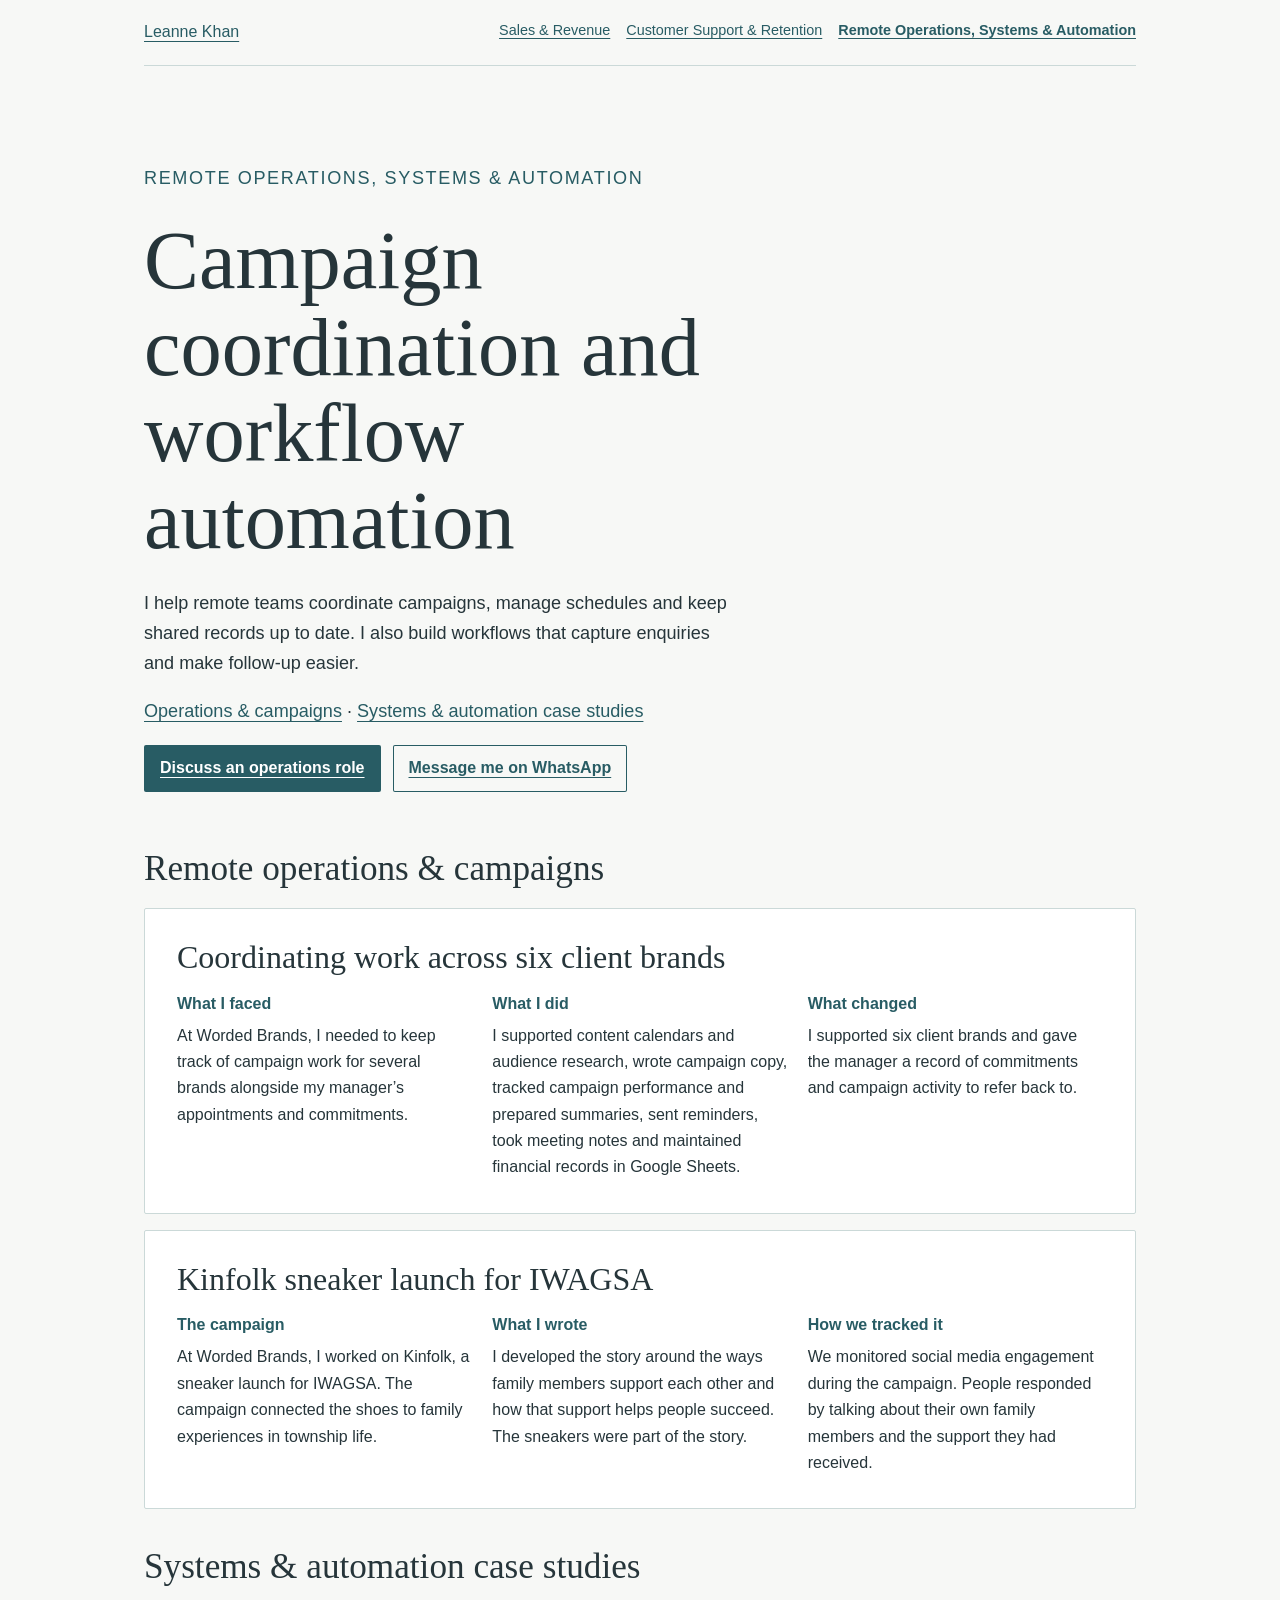
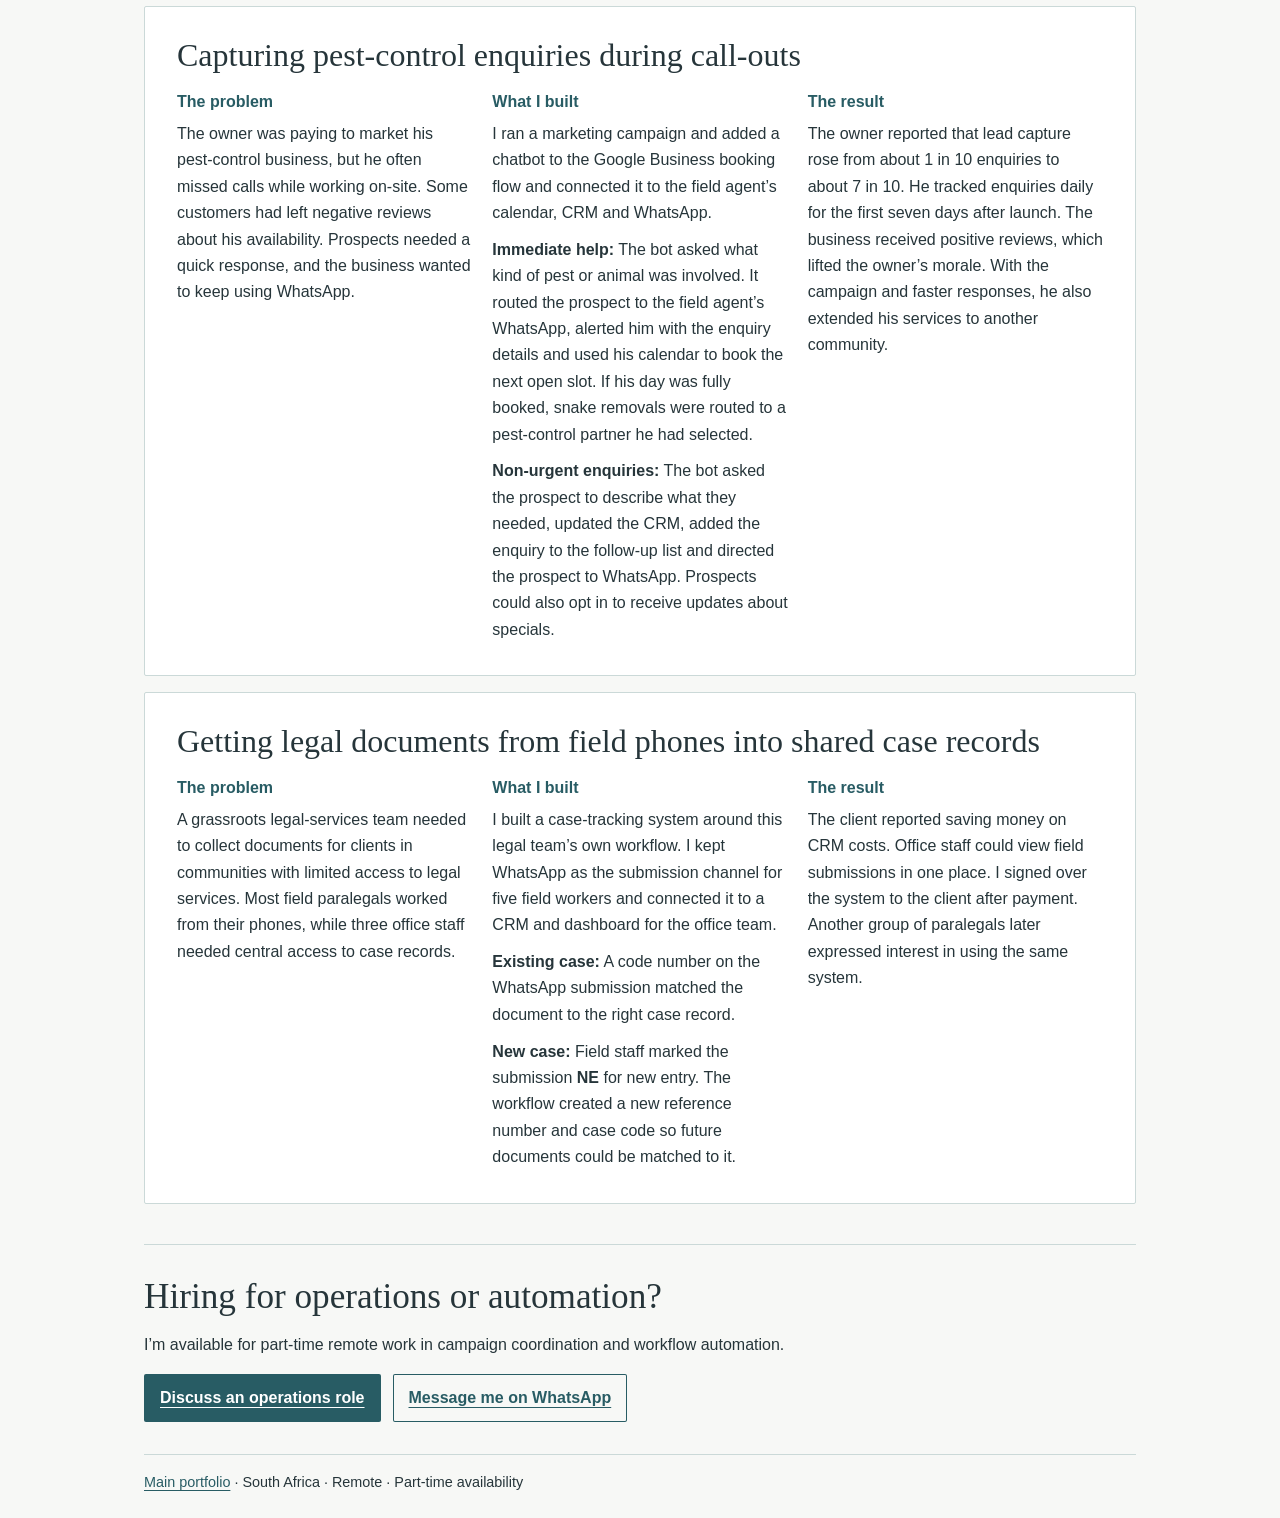
<file: career/systems-automation.html>
<!doctype html>
<html lang="en-ZA">
<head>
  <meta charset="utf-8">
  <meta name="viewport" content="width=device-width, initial-scale=1">
  <title>Remote Operations, Systems &amp; Automation | Leanne Khan</title>
  <link rel="canonical" href="https://leannekh93.github.io/Leanne-Khan-Portfolio/career/remote-operations.html">
  <script>
    const section = ['#field-services', '#legal-intake'].includes(location.hash)
      ? location.hash
      : '#automation';
    location.replace('remote-operations.html' + section);
  </script>
  <noscript><meta http-equiv="refresh" content="0; url=remote-operations.html#automation"></noscript>
</head>
<body>
  <p><a href="remote-operations.html#automation">View the systems and automation case studies</a></p>
</body>
</html>
</file>
<file: career/career.css>
:root{color-scheme:light;--ink:#26353a;--green:#285c64;--line:#cbd9d8;--paper:#f7f8f6}
*{box-sizing:border-box}
body{margin:0;background:var(--paper);color:var(--ink);font-family:"Segoe UI",Arial,sans-serif;line-height:1.65}
header,main,footer{width:min(100% - 2.5rem, 62rem);margin-inline:auto}
header{padding:1.2rem 0;border-bottom:1px solid var(--line);display:flex;flex-wrap:wrap;justify-content:space-between;gap:.6rem 1.6rem}
nav{display:flex;flex-wrap:wrap;gap:.3rem 1rem;font-size:.9rem}
a{color:var(--green);text-underline-offset:.24em}
a[aria-current=page]{font-weight:750}
a:focus-visible{outline:2px solid var(--green);outline-offset:4px}
.hero{padding:clamp(2.4rem,7vw,5rem) 0 2.5rem}
.eyebrow{font-size:.84rem;letter-spacing:.09em;text-transform:uppercase;color:var(--green)}
h1,h2,h3{font-family:Georgia,"Times New Roman",serif;font-weight:500;line-height:1.05;margin:.3em 0}
h1{font-size:clamp(2.6rem,7vw,5.15rem);max-width:16ch}
h2{font-size:2.2rem}
h3{font-size:1.6rem}
.hero p{max-width:58ch;font-size:1.13rem}
.cards{display:grid;grid-template-columns:repeat(auto-fit,minmax(min(100%,18rem),1fr));gap:1rem;margin:1.2rem 0 2rem}
article{border:1px solid var(--line);border-radius:2px;padding:1.3rem;background:#fff}
article p{margin:.65rem 0 0}
.button{display:inline-block;background:var(--green);color:white;padding:.65rem 1rem;border-radius:2px;font-weight:650}
footer{border-top:1px solid var(--line);margin-top:2rem;padding:1rem 0 1.5rem;font-size:.9rem}
.contact{display:flex;flex-wrap:wrap;gap:.75rem}.contact .button{min-width:9rem;text-align:center}

.contact .button-secondary{background:transparent;color:var(--green);box-shadow:inset 0 0 0 1px var(--green)}
.contact .button{display:inline-flex;align-items:center;justify-content:center;min-height:44px}
@media(max-width:36rem){
  header,main,footer{width:calc(100% - 2rem)}
  nav{width:100%;column-gap:.85rem}
  nav a{display:inline-flex;align-items:center;min-height:44px}
  h1{font-size:clamp(2.1rem,8vw,3rem);max-width:21ch;overflow-wrap:anywhere}
  .contact .button{width:100%}
  article{padding:1.1rem}
}

.case-studies{margin-block:1.2rem 2.5rem}
.case-list{display:grid;gap:1rem;margin-top:1.25rem}
.case-card{padding:clamp(1.15rem,4vw,2rem)}
.case-card h3{font-size:clamp(1.45rem,4vw,2rem);margin:0 0 1rem}
.case-card dl{display:grid;grid-template-columns:repeat(3,minmax(0,1fr));gap:1.25rem;margin:0}
.case-card dt{font-weight:700;color:var(--green);margin-bottom:.35rem}
.case-card dd{margin:0}
.case-contact{border-top:1px solid var(--line);padding:1.5rem 0 0}
@media(max-width:42rem){
  .case-card dl{grid-template-columns:1fr;gap:.9rem}
}
</file>
